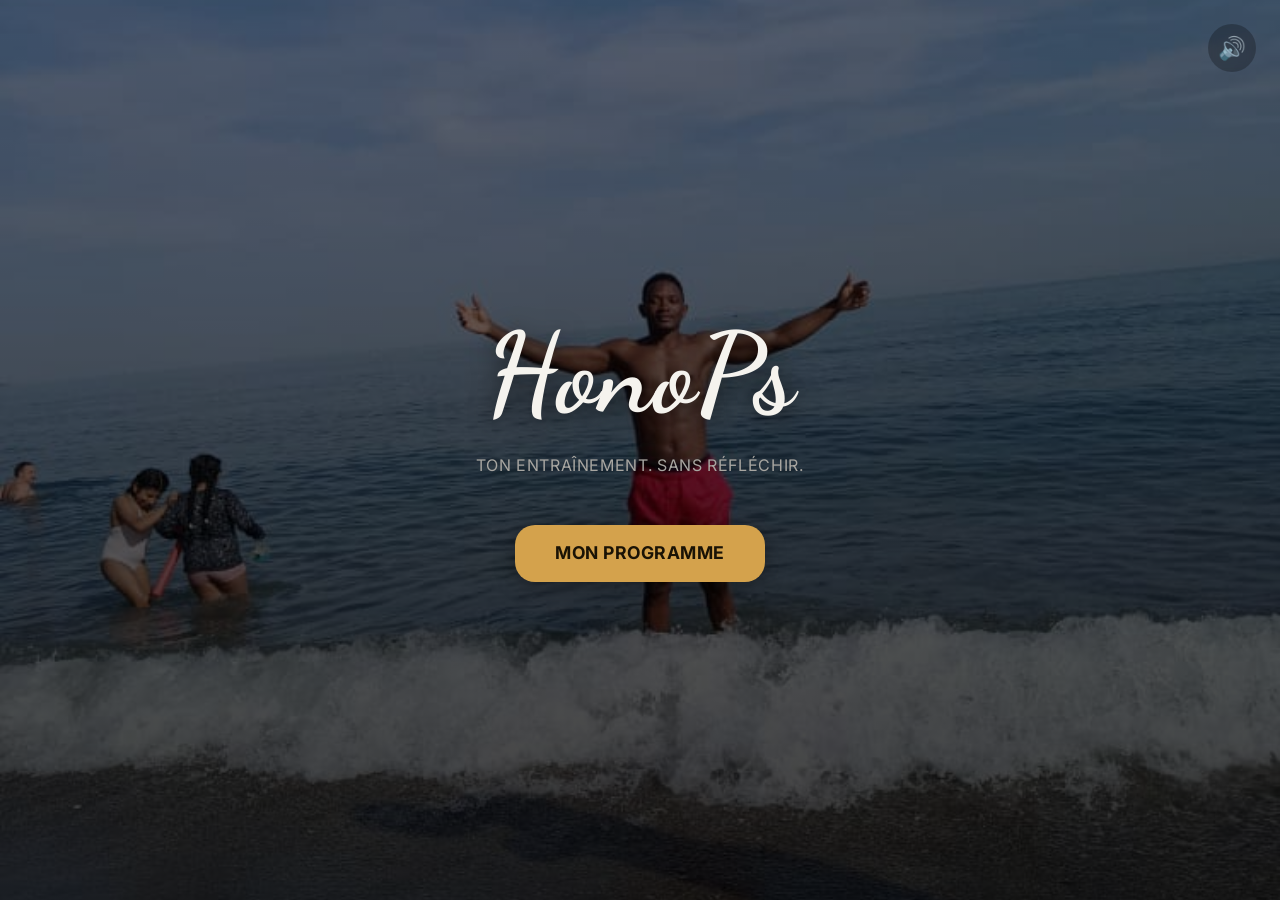
<file: index.html>
<!DOCTYPE html>
<html lang="fr">
<head>
  <meta charset="UTF-8">
  <meta name="viewport" content="width=device-width, initial-scale=1, maximum-scale=1, viewport-fit=cover">
  <title>HonoPs</title>
  <link rel="stylesheet" href="css/base.css">
  <link rel="stylesheet" href="css/home.css">
</head>
<body>
  <main class="accueil">
    <div class="accueil-fond"></div>
    <div class="overlay-sombre"></div>

    <button
      id="bouton-son"
      class="bouton-tactile bouton-son"
      aria-label="Activer ou désactiver le son"
      type="button"
    >🔊</button>

    <div class="accueil-contenu">
      <h1 class="logo-honops">HonoPs</h1>
      <p class="accueil-souslogo">Ton entraînement. Sans réfléchir.</p>
      <a href="jours.html" id="lien-programme" class="bouton-cta">Mon programme</a>
    </div>
  </main>

  <script type="module" src="js/pages/accueil.js"></script>
</body>
</html>
</file>
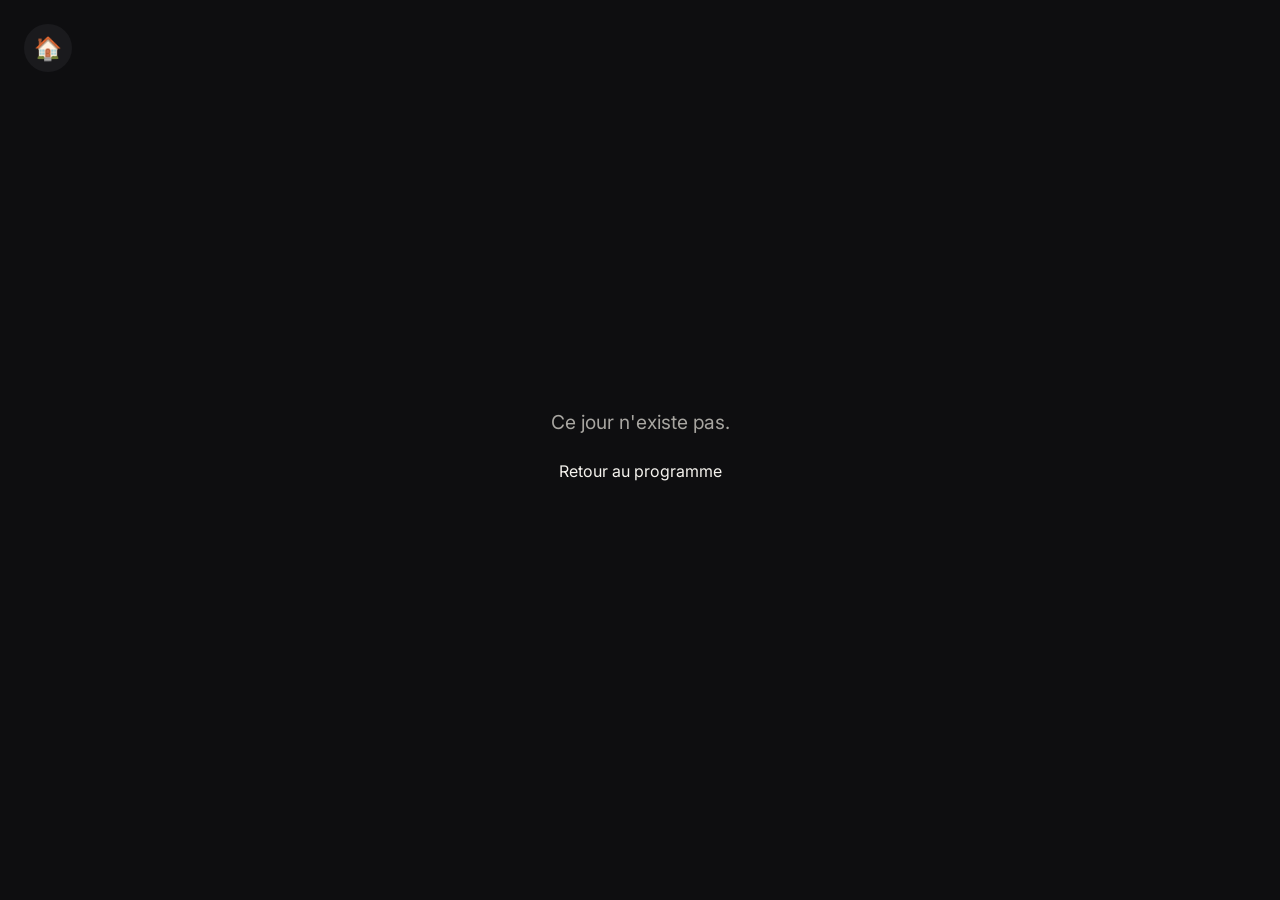
<file: jour.html>
<!DOCTYPE html>
<html lang="fr">
<head>
  <meta charset="UTF-8">
  <meta name="viewport" content="width=device-width, initial-scale=1, maximum-scale=1, viewport-fit=cover">
  <title>HonoPs — Détail du jour</title>
  <link rel="stylesheet" href="css/base.css">
  <link rel="stylesheet" href="css/jour.css">
</head>
<body>
  <div class="page-jour">
    <header class="entete-jour">
      <a href="index.html" class="bouton-tactile bouton-home" aria-label="Retour à l'accueil">🏠</a>
    </header>

    <!-- Contenu normal : affiché si le jour de l'URL est valide -->
    <div id="contenu-jour" class="contenu-jour masque">
      <h1 class="titre-jour" id="titre-jour"></h1>
      <p class="sous-titre-jour" id="sous-titre-jour"></p>

      <ul class="liste-exercices" id="liste-exercices"></ul>

      <button id="bouton-commencer" class="bouton-cta bouton-commencer" type="button">
        Commencer
      </button>
    </div>

    <!-- État erreur : affiché si le paramètre jour est absent/invalide -->
    <div id="etat-erreur" class="etat-erreur masque">
      <p class="etat-erreur-titre">Ce jour n'existe pas.</p>
      <a href="jours.html" class="bouton-cta">Retour au programme</a>
    </div>
  </div>

  <!-- Modale de confirmation : séance déjà en cours -->
  <div id="modale-conflit" class="modale masque">
    <div class="modale-contenu">
      <p class="modale-titre">Une séance est déjà en cours.</p>
      <p class="modale-detail" id="modale-detail"></p>
      <div class="modale-boutons">
        <button id="bouton-reprendre" class="bouton-modale bouton-modale-secondaire" type="button">
          ▶ Reprendre
        </button>
        <button id="bouton-abandonner" class="bouton-modale bouton-modale-danger" type="button">
          Abandonner et commencer cette séance
        </button>
      </div>
      <button id="bouton-annuler-modale" class="bouton-modale-annuler" type="button">
        Annuler
      </button>
    </div>
  </div>

  <script type="module" src="js/pages/jour.js"></script>
</body>
</html>
</file>
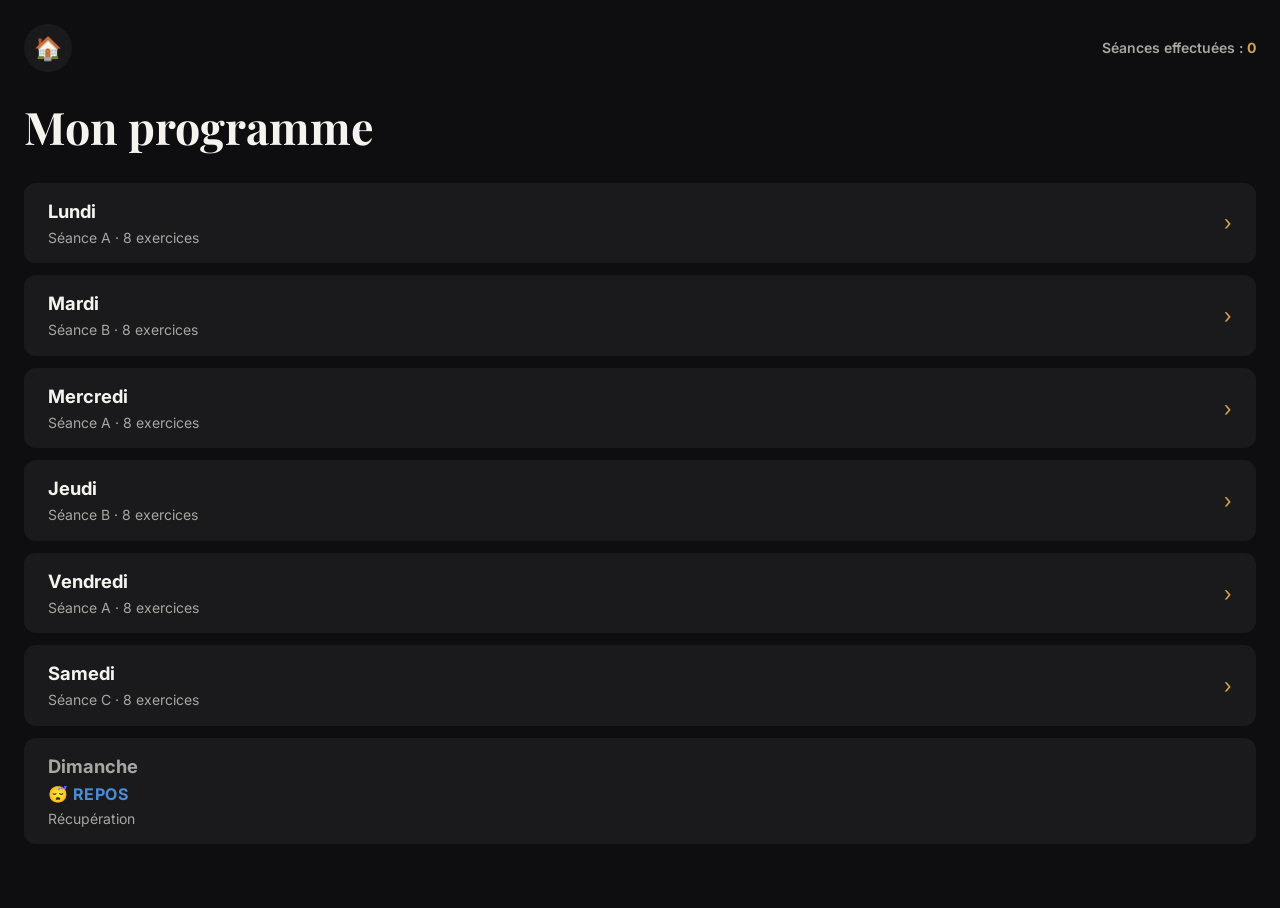
<file: jours.html>
<!DOCTYPE html>
<html lang="fr">
<head>
  <meta charset="UTF-8">
  <meta name="viewport" content="width=device-width, initial-scale=1, maximum-scale=1, viewport-fit=cover">
  <title>HonoPs — Mon programme</title>
  <link rel="stylesheet" href="css/base.css">
  <link rel="stylesheet" href="css/jours.css">
</head>
<body>
  <div class="page-jours">
    <header class="entete-jours">
      <a href="index.html" class="bouton-tactile bouton-home" aria-label="Retour à l'accueil">🏠</a>
      <p class="compteur-seances">
        Séances effectuées : <span id="nombre-seances">0</span>
      </p>
    </header>

    <a
      id="bandeau-reprise"
      class="bandeau-reprise masque"
      href="#"
    >
      <span class="bandeau-reprise-titre">Séance en cours</span>
      <span class="bandeau-reprise-detail" id="bandeau-reprise-detail"></span>
      <span class="bandeau-reprise-action">▶ Reprendre</span>
    </a>

    <h1 class="titre-jours">Mon programme</h1>

    <ul class="liste-jours" id="liste-jours">
      <!-- Les 7 cartes de jours sont générées dynamiquement -->
    </ul>
  </div>

  <script type="module" src="js/pages/jours.js"></script>
</body>
</html>
</file>
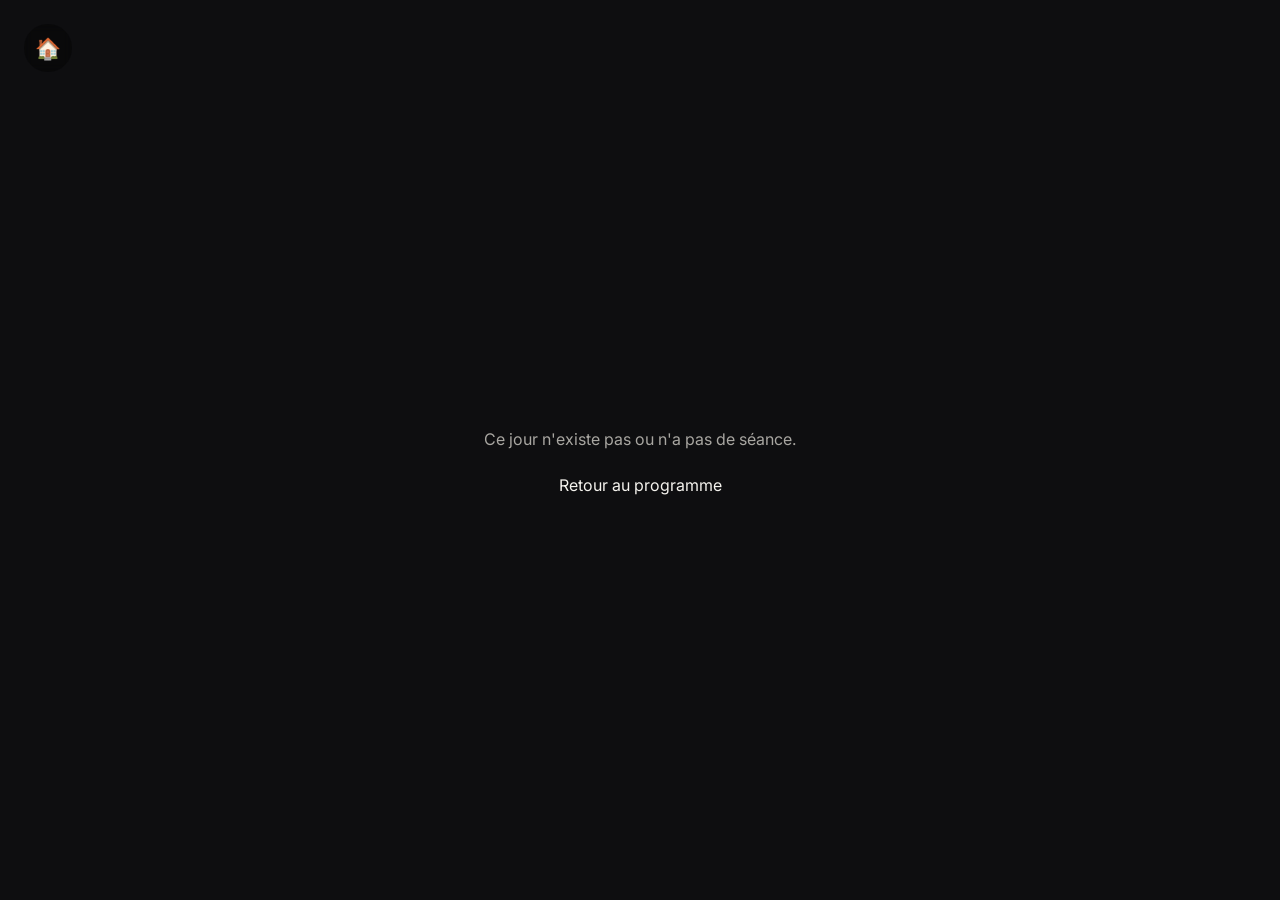
<file: seance.html>
<!DOCTYPE html>
<html lang="fr">
<head>
  <meta charset="UTF-8">
  <meta name="viewport" content="width=device-width, initial-scale=1, maximum-scale=1, viewport-fit=cover">
  <title>HonoPs — Séance</title>
  <link rel="stylesheet" href="css/base.css">
  <link rel="stylesheet" href="css/seance.css">
</head>
<body id="corps-seance">

  <button
    id="bouton-home"
    class="bouton-tactile bouton-home-seance"
    aria-label="Retour à l'accueil"
    type="button"
  >🏠</button>

  <main class="ecran-seance">

    <!-- Séance sauvegardée détectée : confirmation obligatoire -->
    <section id="vue-conflit" class="vue vue-conflit masque">
      <p class="conflit-titre">Séance en cours</p>
      <p class="conflit-detail" id="conflit-detail"></p>
      <div class="conflit-boutons">
        <button id="bouton-conflit-reprendre" class="bouton-cta" type="button">▶ Reprendre</button>
        <button id="bouton-conflit-abandonner" class="bouton-danger" type="button">Abandonner et commencer cette séance</button>
      </div>
    </section>

    <!-- Jour invalide dans l'URL -->
    <section id="vue-erreur" class="vue vue-erreur masque">
      <p class="erreur-titre">Ce jour n'existe pas ou n'a pas de séance.</p>
      <a href="jours.html" class="bouton-cta">Retour au programme</a>
    </section>

    <!-- Exercice actif -->
    <section id="vue-exercice" class="vue vue-exercice masque">
      <div class="barre-progression">
        <div class="barre-progression-remplissage" id="barre-progression"></div>
      </div>

      <div class="entete-seance">
        <span id="compteur-position">0 / 0</span>
        <span id="compteur-effectues">0 effectués</span>
      </div>

      <h1 class="nom-exercice" id="nom-exercice"></h1>

      <div class="zone-animation" id="zone-animation">
        <img id="image-animation" alt="" class="masque">
        <span id="placeholder-animation" class="placeholder-animation">🎬 Animation à venir</span>
      </div>

      <div id="bloc-repetitions" class="bloc-valeur masque">
        <p class="valeur-geante" id="valeur-repetitions"></p>
        <p class="label-valeur">RÉPÉTITIONS</p>
        <button id="bouton-termine" class="bouton-cta bouton-termine" type="button">✓ TERMINÉ</button>
      </div>

      <div id="bloc-temps" class="bloc-valeur masque">
        <p class="valeur-geante" id="valeur-temps"></p>
      </div>

      <div class="navigation-exercice">
        <button id="fleche-precedent" class="bouton-fleche" type="button" aria-label="Exercice précédent">◀</button>
        <button id="fleche-suivant" class="bouton-fleche" type="button" aria-label="Exercice suivant">▶</button>
      </div>
    </section>

    <!-- Repos -->
    <section id="vue-repos" class="vue vue-repos masque">
      <p class="repos-titre">REPOS</p>
      <p class="repos-chrono" id="repos-chrono"></p>

      <div class="repos-prochain">
        <p class="repos-prochain-label">PROCHAIN EXERCICE</p>
        <p class="repos-prochain-nom" id="repos-prochain-nom"></p>
      </div>

      <div class="navigation-exercice">
        <button id="fleche-precedent-repos" class="bouton-fleche" type="button" aria-label="Exercice précédent">◀</button>
        <button id="fleche-suivant-repos" class="bouton-fleche" type="button" aria-label="Exercice suivant">▶</button>
      </div>
    </section>

    <!-- Séance terminée -->
    <section id="vue-terminee" class="vue vue-terminee masque">
      <p class="terminee-titre">Séance terminée 🎉</p>
      <p class="terminee-detail" id="terminee-detail"></p>
      <a href="jours.html" class="bouton-cta">Retour au programme</a>
    </section>

  </main>

  <!-- Modale : quitter la séance -->
  <div id="modale-quitter" class="modale masque">
    <div class="modale-contenu">
      <p class="modale-titre">Quitter la séance ?</p>
      <div class="modale-boutons">
        <button id="bouton-quitter-continuer" class="bouton-modale bouton-modale-secondaire" type="button">Continuer</button>
        <button id="bouton-quitter-confirmer" class="bouton-modale bouton-modale-danger" type="button">Quitter</button>
      </div>
    </div>
  </div>

  <script type="module" src="js/pages/seance.js"></script>
</body>
</html>
</file>
<file: css/base.css>
/* ============================================
   HonoPs — Base CSS
   Reset, variables, typographie, utilitaires
   ============================================ */

/* --- Polices ---
   Calligraphique/élégante pour le logo, lisible pour le reste.
   Chargées via @import ici pour rester en un seul fichier CSS de base
   modifiable facilement depuis GitHub mobile. */
@import url('https://fonts.googleapis.com/css2?family=Playfair+Display:wght@700;900&family=Dancing+Script:wght@700&family=Inter:wght@400;600;700;900&display=swap');

/* --- Reset --- */
*,
*::before,
*::after {
  box-sizing: border-box;
  margin: 0;
  padding: 0;
}

html {
  -webkit-text-size-adjust: 100%;
  -webkit-tap-highlight-color: transparent;
}

body {
  min-height: 100vh;
  min-height: 100dvh;
  font-family: var(--font-texte);
  background-color: var(--couleur-fond);
  color: var(--couleur-texte);
  line-height: 1.4;
  overflow-x: hidden;
}

img, svg {
  display: block;
  max-width: 100%;
}

button {
  font-family: inherit;
  border: none;
  background: none;
  cursor: pointer;
  -webkit-tap-highlight-color: transparent;
}

a {
  color: inherit;
  text-decoration: none;
}

ul, ol {
  list-style: none;
}

/* ============================================
   Variables globales
   ============================================ */
:root {
  /* --- Typographie --- */
  --font-logo: 'Dancing Script', cursive;
  --font-titres: 'Playfair Display', serif;
  --font-texte: 'Inter', -apple-system, sans-serif;

  /* --- Couleurs de base --- */
  --couleur-fond: #0e0e10;
  --couleur-fond-clair: #1a1a1d;
  --couleur-texte: #f5f3ee;
  --couleur-texte-att: #a8a6a1;
  --couleur-accent: #d4a24c;

  /* --- États séance : distinction forte exercice / repos --- */
  --couleur-actif-fond: #0e0e10;
  --couleur-actif-accent: #d4a24c;

  --couleur-repos-fond: #131b2e;
  --couleur-repos-accent: #4c8cd4;

  /* --- Espacements --- */
  --espace-xs: 0.5rem;
  --espace-sm: 1rem;
  --espace-md: 1.5rem;
  --espace-lg: 2.5rem;
  --espace-xl: 4rem;

  /* --- Tailles de police --- */
  --taille-logo: clamp(3.5rem, 15vw, 7rem);
  --taille-titre: clamp(1.8rem, 6vw, 2.8rem);
  --taille-exercice-nom: clamp(2rem, 9vw, 3.5rem);
  --taille-chiffre-geant: clamp(4rem, 22vw, 8rem);
  --taille-texte: 1rem;
  --taille-texte-sm: 0.875rem;

  /* --- Zones tactiles (accessibilité doigt) --- */
  --taille-tactile-min: 48px;

  /* --- Rayons / ombres --- */
  --radius-md: 12px;
  --radius-lg: 20px;
  --ombre-md: 0 4px 20px rgba(0, 0, 0, 0.35);

  /* --- Transitions --- */
  --transition-rapide: 0.2s ease;
  --transition-etat: 0.4s ease;
}

/* ============================================
   Utilitaires réutilisables
   ============================================ */

.bouton-tactile {
  min-width: var(--taille-tactile-min);
  min-height: var(--taille-tactile-min);
  display: inline-flex;
  align-items: center;
  justify-content: center;
  border-radius: var(--radius-md);
  transition: transform var(--transition-rapide), opacity var(--transition-rapide);
}

.bouton-tactile:active {
  transform: scale(0.94);
  opacity: 0.85;
}

.masque {
  display: none !important;
}

.visible-sr {
  position: absolute;
  width: 1px;
  height: 1px;
  overflow: hidden;
  clip: rect(0 0 0 0);
  white-space: nowrap;
}

.overlay-sombre {
  position: absolute;
  inset: 0;
  background: linear-gradient(
    to bottom,
    rgba(0, 0, 0, 0.55) 0%,
    rgba(0, 0, 0, 0.75) 100%
  );
}

.conteneur-centre {
  display: flex;
  flex-direction: column;
  align-items: center;
  justify-content: center;
  min-height: 100vh;
  min-height: 100dvh;
  text-align: center;
  padding: var(--espace-md);
}
</file>
<file: css/home.css>
/* ============================================
   HonoPs — Styles page d'accueil
   ============================================ */

:root {
  /* Chemin centralisé de la photo de fond : seul endroit à modifier. */
  --image-fond-accueil: url("../assets/images/background.jpg");
}

.accueil {
  position: relative;
  min-height: 100vh;
  min-height: 100dvh;
  overflow: hidden;
  display: flex;
  align-items: center;
  justify-content: center;
}

.accueil-fond {
  position: absolute;
  inset: 0;
  background-color: var(--couleur-fond);
  background-image: var(--image-fond-accueil);
  background-size: cover;
  background-position: center;
  background-repeat: no-repeat;
}

.accueil-contenu {
  position: relative;
  z-index: 2;
  display: flex;
  flex-direction: column;
  align-items: center;
  gap: var(--espace-md);
  padding: var(--espace-lg) var(--espace-md);
  text-align: center;
}

.logo-honops {
  font-family: var(--font-logo);
  font-size: var(--taille-logo);
  font-weight: 700;
  color: var(--couleur-texte);
  text-shadow: 0 4px 24px rgba(0, 0, 0, 0.6);
  line-height: 1;
  letter-spacing: 0.01em;
  animation: apparitionLogo 0.9s ease-out both;
}

@keyframes apparitionLogo {
  from {
    opacity: 0;
    transform: translateY(12px);
  }
  to {
    opacity: 1;
    transform: translateY(0);
  }
}

.accueil-souslogo {
  font-family: var(--font-texte);
  font-size: var(--taille-texte);
  color: var(--couleur-texte-att);
  letter-spacing: 0.04em;
  text-transform: uppercase;
}

.bouton-cta {
  margin-top: var(--espace-md);
  padding: 1rem 2.5rem;
  min-height: var(--taille-tactile-min);
  background-color: var(--couleur-accent);
  color: #1a1305;
  font-family: var(--font-texte);
  font-weight: 700;
  font-size: 1.1rem;
  letter-spacing: 0.03em;
  text-transform: uppercase;
  border-radius: var(--radius-lg);
  box-shadow: var(--ombre-md);
  transition: transform var(--transition-rapide), box-shadow var(--transition-rapide);
}

.bouton-cta:active {
  transform: scale(0.96);
}

.bouton-son {
  position: absolute;
  z-index: 3;
  top: var(--espace-md);
  right: var(--espace-md);
  font-size: 1.2rem;
  padding: 0.4rem;
  background-color: rgba(0, 0, 0, 0.3);
  border-radius: 999px;
  backdrop-filter: blur(4px);
  opacity: 0.75;
}

.bouton-son[data-actif="false"] {
  opacity: 0.4;
}
.logo-honops {
  font-family: var(--font-logo);
  font-size: var(--taille-logo);
  font-weight: 700;
  color: var(--couleur-texte);
  text-shadow: 0 4px 24px rgba(0, 0, 0, 0.6);
  line-height: 1;
  letter-spacing: 0.01em;
}

.accueil-souslogo {
  font-family: var(--font-texte);
  font-size: var(--taille-texte);
  color: var(--couleur-texte-att);
  letter-spacing: 0.04em;
  text-transform: uppercase;
}

.bouton-cta {
  margin-top: var(--espace-md);
  padding: 1rem 2.5rem;
  min-height: var(--taille-tactile-min);
  background-color: var(--couleur-accent);
  color: #1a1305;
  font-family: var(--font-texte);
  font-weight: 700;
  font-size: 1.1rem;
  letter-spacing: 0.03em;
  text-transform: uppercase;
  border-radius: var(--radius-lg);
  box-shadow: var(--ombre-md);
  transition: transform var(--transition-rapide), box-shadow var(--transition-rapide);
}

.bouton-cta:active {
  transform: scale(0.96);
}

.bouton-son {
  position: absolute;
  z-index: 3;
  top: var(--espace-md);
  right: var(--espace-md);
  font-size: 1.4rem;
  background-color: rgba(0, 0, 0, 0.35);
  border-radius: 999px;
  backdrop-filter: blur(4px);
}

.bouton-son[data-actif="false"] {
  opacity: 0.5;
}
</file>
<file: css/jour.css>
/* ============================================
   HonoPs — Styles page de détail d'un jour
   ============================================ */

.page-jour {
  min-height: 100vh;
  min-height: 100dvh;
  padding: var(--espace-md);
  padding-bottom: calc(var(--espace-xl) + var(--espace-lg));
  display: flex;
  flex-direction: column;
}

.entete-jour {
  margin-bottom: var(--espace-md);
}

.bouton-home {
  font-size: 1.4rem;
  background-color: var(--couleur-fond-clair);
  border-radius: 999px;
}

/* --- Contenu normal --- */

.titre-jour {
  font-family: var(--font-titres);
  font-size: var(--taille-titre);
  color: var(--couleur-texte);
}

.sous-titre-jour {
  margin-top: 0.25rem;
  margin-bottom: var(--espace-md);
  font-size: var(--taille-texte-sm);
  color: var(--couleur-texte-att);
}

.liste-exercices {
  display: flex;
  flex-direction: column;
  gap: 0.6rem;
  margin-bottom: var(--espace-xl);
}

.carte-exercice {
  display: flex;
  align-items: center;
  gap: var(--espace-sm);
  padding: var(--espace-sm);
  background-color: var(--couleur-fond-clair);
  border-radius: var(--radius-md);
}

.carte-exercice-numero {
  flex-shrink: 0;
  width: 2.2rem;
  height: 2.2rem;
  display: flex;
  align-items: center;
  justify-content: center;
  border-radius: 999px;
  background-color: rgba(212, 162, 76, 0.15);
  color: var(--couleur-accent);
  font-weight: 700;
  font-size: 0.9rem;
}

.carte-exercice-infos {
  flex: 1;
  min-width: 0;
  display: flex;
  flex-direction: column;
  gap: 0.15rem;
}

.carte-exercice-nom {
  font-size: 1.05rem;
  font-weight: 700;
  color: var(--couleur-texte);
}

.carte-exercice-detail {
  font-size: var(--taille-texte-sm);
  color: var(--couleur-texte-att);
  display: flex;
  flex-wrap: wrap;
  gap: 0.4rem;
}

.carte-exercice-detail .point {
  opacity: 0.5;
}

.carte-exercice-anim {
  flex-shrink: 0;
  font-size: 1.1rem;
  opacity: 0.6;
}

/* --- Bouton Commencer, fixé en bas, zone pouce --- */

.bouton-commencer {
  position: fixed;
  left: var(--espace-md);
  right: var(--espace-md);
  bottom: var(--espace-md);
  width: auto;
  padding: 1.2rem;
  min-height: 60px;
  font-size: 1.3rem;
  font-weight: 800;
  letter-spacing: 0.03em;
  text-align: center;
  text-transform: uppercase;
  color: #ffffff;
  background: linear-gradient(135deg, #e0b45f, #c98f30);
  border-radius: var(--radius-lg);
  box-shadow:
    0 6px 24px rgba(201, 143, 48, 0.45),
    0 2px 8px rgba(0, 0, 0, 0.35);
}

.bouton-commencer:active {
  transform: scale(0.97);
}
/* --- État erreur --- */

.etat-erreur {
  flex: 1;
  display: flex;
  flex-direction: column;
  align-items: center;
  justify-content: center;
  gap: var(--espace-md);
  text-align: center;
}

.etat-erreur-titre {
  font-size: 1.2rem;
  color: var(--couleur-texte-att);
}

/* --- Modale de conflit de séance --- */

.modale {
  position: fixed;
  inset: 0;
  z-index: 10;
  display: flex;
  align-items: center;
  justify-content: center;
  padding: var(--espace-md);
  background-color: rgba(0, 0, 0, 0.65);
}

.modale-contenu {
  width: 100%;
  max-width: 400px;
  padding: var(--espace-lg) var(--espace-md);
  background-color: var(--couleur-fond-clair);
  border-radius: var(--radius-lg);
  box-shadow: var(--ombre-md);
  text-align: center;
}

.modale-titre {
  font-size: 1.1rem;
  font-weight: 700;
  color: var(--couleur-texte);
  margin-bottom: 0.4rem;
}

.modale-detail {
  font-size: var(--taille-texte-sm);
  color: var(--couleur-texte-att);
  margin-bottom: var(--espace-md);
}

.modale-boutons {
  display: flex;
  flex-direction: column;
  gap: 0.6rem;
}

.bouton-modale {
  min-height: var(--taille-tactile-min);
  padding: 0.8rem 1rem;
  border-radius: var(--radius-md);
  font-weight: 700;
  font-size: 0.95rem;
}

.bouton-modale-secondaire {
  background-color: var(--couleur-repos-accent);
  color: #0d1626;
}

.bouton-modale-danger {
  background-color: transparent;
  color: #e0857a;
  border: 1px solid #e0857a;
}

.bouton-modale-annuler {
  margin-top: var(--espace-md);
  font-size: var(--taille-texte-sm);
  color: var(--couleur-texte-att);
  min-height: var(--taille-tactile-min);
}
</file>
<file: css/jours.css>
/* ============================================
   HonoPs — Styles page des jours
   ============================================ */

.page-jours {
  min-height: 100vh;
  min-height: 100dvh;
  padding: var(--espace-md);
  padding-bottom: var(--espace-xl);
}

.entete-jours {
  display: flex;
  align-items: center;
  justify-content: space-between;
  margin-bottom: var(--espace-md);
}

.bouton-home {
  font-size: 1.4rem;
  background-color: var(--couleur-fond-clair);
  border-radius: 999px;
}

.compteur-seances {
  font-size: var(--taille-texte-sm);
  color: var(--couleur-texte-att);
  font-weight: 600;
}

.compteur-seances span {
  color: var(--couleur-accent);
  font-weight: 700;
}

/* --- Bandeau de reprise --- */

.bandeau-reprise {
  display: flex;
  flex-direction: column;
  gap: 0.15rem;
  padding: var(--espace-sm) var(--espace-md);
  margin-bottom: var(--espace-md);
  background-color: var(--couleur-repos-fond);
  border: 1px solid var(--couleur-repos-accent);
  border-radius: var(--radius-md);
  transition: transform var(--transition-rapide);
}

.bandeau-reprise:active {
  transform: scale(0.98);
}

.bandeau-reprise-titre {
  font-size: var(--taille-texte-sm);
  font-weight: 700;
  color: var(--couleur-repos-accent);
  text-transform: uppercase;
  letter-spacing: 0.04em;
}

.bandeau-reprise-detail {
  font-size: var(--taille-texte-sm);
  color: var(--couleur-texte-att);
}

.bandeau-reprise-action {
  margin-top: 0.35rem;
  font-weight: 700;
  color: var(--couleur-texte);
}

/* --- Titre --- */

.titre-jours {
  font-family: var(--font-titres);
  font-size: var(--taille-titre);
  color: var(--couleur-texte);
  margin-bottom: var(--espace-md);
}

/* --- Liste des jours --- */

.liste-jours {
  display: flex;
  flex-direction: column;
  gap: 0.75rem;
}

.carte-jour {
  display: flex;
  align-items: center;
  justify-content: space-between;
  min-height: 72px;
  padding: var(--espace-sm) var(--espace-md);
  background-color: var(--couleur-fond-clair);
  border-radius: var(--radius-md);
  transition: transform var(--transition-rapide), background-color var(--transition-rapide);
}

.carte-jour:active {
  transform: scale(0.97);
}

.carte-jour-infos {
  display: flex;
  flex-direction: column;
  gap: 0.2rem;
}

.carte-jour-nom {
  font-size: 1.15rem;
  font-weight: 700;
  color: var(--couleur-texte);
}

.carte-jour-seance {
  font-size: var(--taille-texte-sm);
  color: var(--couleur-texte-att);
}

.carte-jour-fleche {
  font-size: 1.3rem;
  color: var(--couleur-accent);
}

.carte-jour.jour-repos {
  opacity: 0.5;
  pointer-events: none;
}

.carte-jour.jour-repos .carte-jour-fleche {
  visibility: hidden;
}
.carte-jour-badge-repos {
  font-size: 1rem;
  font-weight: 700;
  color: var(--couleur-repos-accent);
  letter-spacing: 0.03em;
}

.carte-jour.jour-repos {
  opacity: 1;
}

.carte-jour.jour-repos .carte-jour-nom {
  color: var(--couleur-texte-att);
}
</file>
<file: css/seance.css>
/* ============================================
   HonoPs — Styles écran de séance
   Distinction visuelle forte EXERCICE / REPOS
   ============================================ */

#corps-seance {
  min-height: 100vh;
  min-height: 100dvh;
  transition: background-color var(--transition-etat);
}

#corps-seance[data-mode="repos"] {
  background-color: var(--couleur-repos-fond);
}

#corps-seance[data-mode="exercice"] {
  background-color: var(--couleur-actif-fond);
}

.bouton-home-seance {
  position: fixed;
  z-index: 5;
  top: var(--espace-md);
  left: var(--espace-md);
  font-size: 1.3rem;
  background-color: rgba(0, 0, 0, 0.35);
  border-radius: 999px;
  backdrop-filter: blur(4px);
}

.ecran-seance {
  min-height: 100vh;
  min-height: 100dvh;
  display: flex;
  align-items: stretch;
  justify-content: center;
}

.vue {
  width: 100%;
  max-width: 480px;
  padding: var(--espace-xl) var(--espace-md) var(--espace-lg);
  display: flex;
  flex-direction: column;
  align-items: center;
  text-align: center;
}

/* --- Barre de progression --- */

.barre-progression {
  width: 100%;
  height: 4px;
  background-color: rgba(255, 255, 255, 0.1);
  border-radius: 999px;
  overflow: hidden;
  margin-bottom: var(--espace-md);
}

.barre-progression-remplissage {
  height: 100%;
  background-color: var(--couleur-accent);
  transition: width var(--transition-etat);
}

/* --- Entête compteurs --- */

.entete-seance {
  display: flex;
  justify-content: space-between;
  width: 100%;
  font-size: var(--taille-texte-sm);
  color: var(--couleur-texte-att);
  font-weight: 700;
  margin-bottom: var(--espace-sm);
}

#compteur-effectues {
  color: var(--couleur-accent);
}

/* --- Nom de l'exercice --- */

.nom-exercice {
  font-family: var(--font-titres);
  font-size: var(--taille-exercice-nom);
  color: var(--couleur-texte);
  margin-bottom: var(--espace-md);
  line-height: 1.1;
}

/* --- Zone animation --- */

.zone-animation {
  width: 100%;
  aspect-ratio: 1 / 1;
  max-height: 40vh;
  display: flex;
  align-items: center;
  justify-content: center;
  background-color: rgba(255, 255, 255, 0.04);
  border-radius: var(--radius-lg);
  margin-bottom: var(--espace-md);
  overflow: hidden;
}

.zone-animation img {
  width: 100%;
  height: 100%;
  object-fit: contain;
}

.placeholder-animation {
  font-size: 1.1rem;
  color: var(--couleur-texte-att);
  opacity: 0.6;
}

/* --- Valeur géante (reps ou temps) --- */

.bloc-valeur {
  width: 100%;
  margin-bottom: var(--espace-md);
}

.valeur-geante {
  font-family: var(--font-texte);
  font-weight: 900;
  font-size: var(--taille-chiffre-geant);
  color: var(--couleur-accent);
  line-height: 1;
}

.label-valeur {
  margin-top: 0.25rem;
  font-size: var(--taille-texte-sm);
  color: var(--couleur-texte-att);
  letter-spacing: 0.08em;
}

.bouton-termine {
  margin-top: var(--espace-md);
  width: 100%;
  padding: 1.2rem;
  min-height: 60px;
  font-size: 1.2rem;
  font-weight: 800;
  letter-spacing: 0.03em;
  text-transform: uppercase;
  color: #ffffff;
  background: linear-gradient(135deg, #e0b45f, #c98f30);
  border-radius: var(--radius-lg);
  box-shadow:
    0 6px 24px rgba(201, 143, 48, 0.45),
    0 2px 8px rgba(0, 0, 0, 0.35);
}

.bouton-termine:active {
  transform: scale(0.97);
}

.bouton-reset-timer {
  margin-top: var(--espace-sm);
  min-width: var(--taille-tactile-min);
  min-height: var(--taille-tactile-min);
  padding: 0.6rem 1.3rem;
  font-size: 0.95rem;
  font-weight: 700;
  color: var(--couleur-texte-att);
  background-color: rgba(255, 255, 255, 0.06);
  border: 1px solid rgba(255, 255, 255, 0.15);
  border-radius: var(--radius-md);
}

.bouton-reset-timer:active {
  transform: scale(0.95);
  background-color: rgba(255, 255, 255, 0.12);
}

/* --- Navigation flèches --- */

.navigation-exercice {
  margin-top: auto;
  display: flex;
  justify-content: space-between;
  width: 100%;
  padding-top: var(--espace-lg);
}

.bouton-fleche {
  min-width: var(--taille-tactile-min);
  min-height: var(--taille-tactile-min);
  width: 64px;
  height: 64px;
  font-size: 1.6rem;
  color: var(--couleur-texte);
  background-color: rgba(255, 255, 255, 0.06);
  border-radius: 999px;
}

.bouton-fleche:disabled {
  opacity: 0.25;
  pointer-events: none;
}

/* --- Vue repos --- */

.vue-repos {
  justify-content: center;
}

.repos-titre {
  font-size: var(--taille-titre);
  font-weight: 900;
  letter-spacing: 0.08em;
  color: var(--couleur-repos-accent);
  margin-bottom: var(--espace-sm);
}

.repos-chrono {
  font-family: var(--font-texte);
  font-weight: 900;
  font-size: var(--taille-chiffre-geant);
  color: var(--couleur-texte);
  margin-bottom: var(--espace-lg);
}

.repos-prochain {
  padding: var(--espace-md);
  background-color: rgba(255, 255, 255, 0.05);
  border-radius: var(--radius-lg);
  width: 100%;
}

.repos-prochain-label {
  font-size: var(--taille-texte-sm);
  color: var(--couleur-texte-att);
  letter-spacing: 0.06em;
  margin-bottom: 0.3rem;
}

.repos-prochain-nom {
  font-family: var(--font-titres);
  font-size: 1.6rem;
  color: var(--couleur-texte);
}

/* --- Vue conflit (séance en cours) --- */

.vue-conflit {
  justify-content: center;
  min-height: 100vh;
  min-height: 100dvh;
}

.conflit-titre {
  font-family: var(--font-titres);
  font-size: 1.6rem;
  margin-bottom: 0.4rem;
}

.conflit-detail {
  color: var(--couleur-texte-att);
  margin-bottom: var(--espace-lg);
}

.conflit-boutons {
  display: flex;
  flex-direction: column;
  gap: 0.75rem;
  width: 100%;
}

.bouton-danger {
  min-height: var(--taille-tactile-min);
  padding: 1rem;
  border-radius: var(--radius-md);
  background-color: transparent;
  border: 1px solid #e0857a;
  color: #e0857a;
  font-weight: 700;
}

/* --- Vue erreur --- */

.vue-erreur {
  justify-content: center;
  min-height: 100vh;
  min-height: 100dvh;
  gap: var(--espace-md);
}

.erreur-titre {
  color: var(--couleur-texte-att);
}

/* --- Vue terminée --- */

.vue-terminee {
  justify-content: center;
  min-height: 100vh;
  min-height: 100dvh;
  gap: var(--espace-md);
}

.terminee-titre {
  font-family: var(--font-titres);
  font-size: 1.8rem;
}

.terminee-detail {
  color: var(--couleur-texte-att);
}

/* --- Modale quitter (réutilise structure de jour.css) --- */

.modale {
  position: fixed;
  inset: 0;
  z-index: 10;
  display: flex;
  align-items: center;
  justify-content: center;
  padding: var(--espace-md);
  background-color: rgba(0, 0, 0, 0.65);
}

.modale-contenu {
  width: 100%;
  max-width: 400px;
  padding: var(--espace-lg) var(--espace-md);
  background-color: var(--couleur-fond-clair);
  border-radius: var(--radius-lg);
  box-shadow: var(--ombre-md);
  text-align: center;
}

.modale-titre {
  font-size: 1.1rem;
  font-weight: 700;
  color: var(--couleur-texte);
  margin-bottom: var(--espace-md);
}

.modale-boutons {
  display: flex;
  flex-direction: column;
  gap: 0.6rem;
}

.bouton-modale {
  min-height: var(--taille-tactile-min);
  padding: 0.8rem 1rem;
  border-radius: var(--radius-md);
  font-weight: 700;
  font-size: 0.95rem;
}

.bouton-modale-secondaire {
  background-color: var(--couleur-repos-accent);
  color: #0d1626;
}

.bouton-modale-danger {
  background-color: transparent;
  color: #e0857a;
  border: 1px solid #e0857a;
}
</file>
